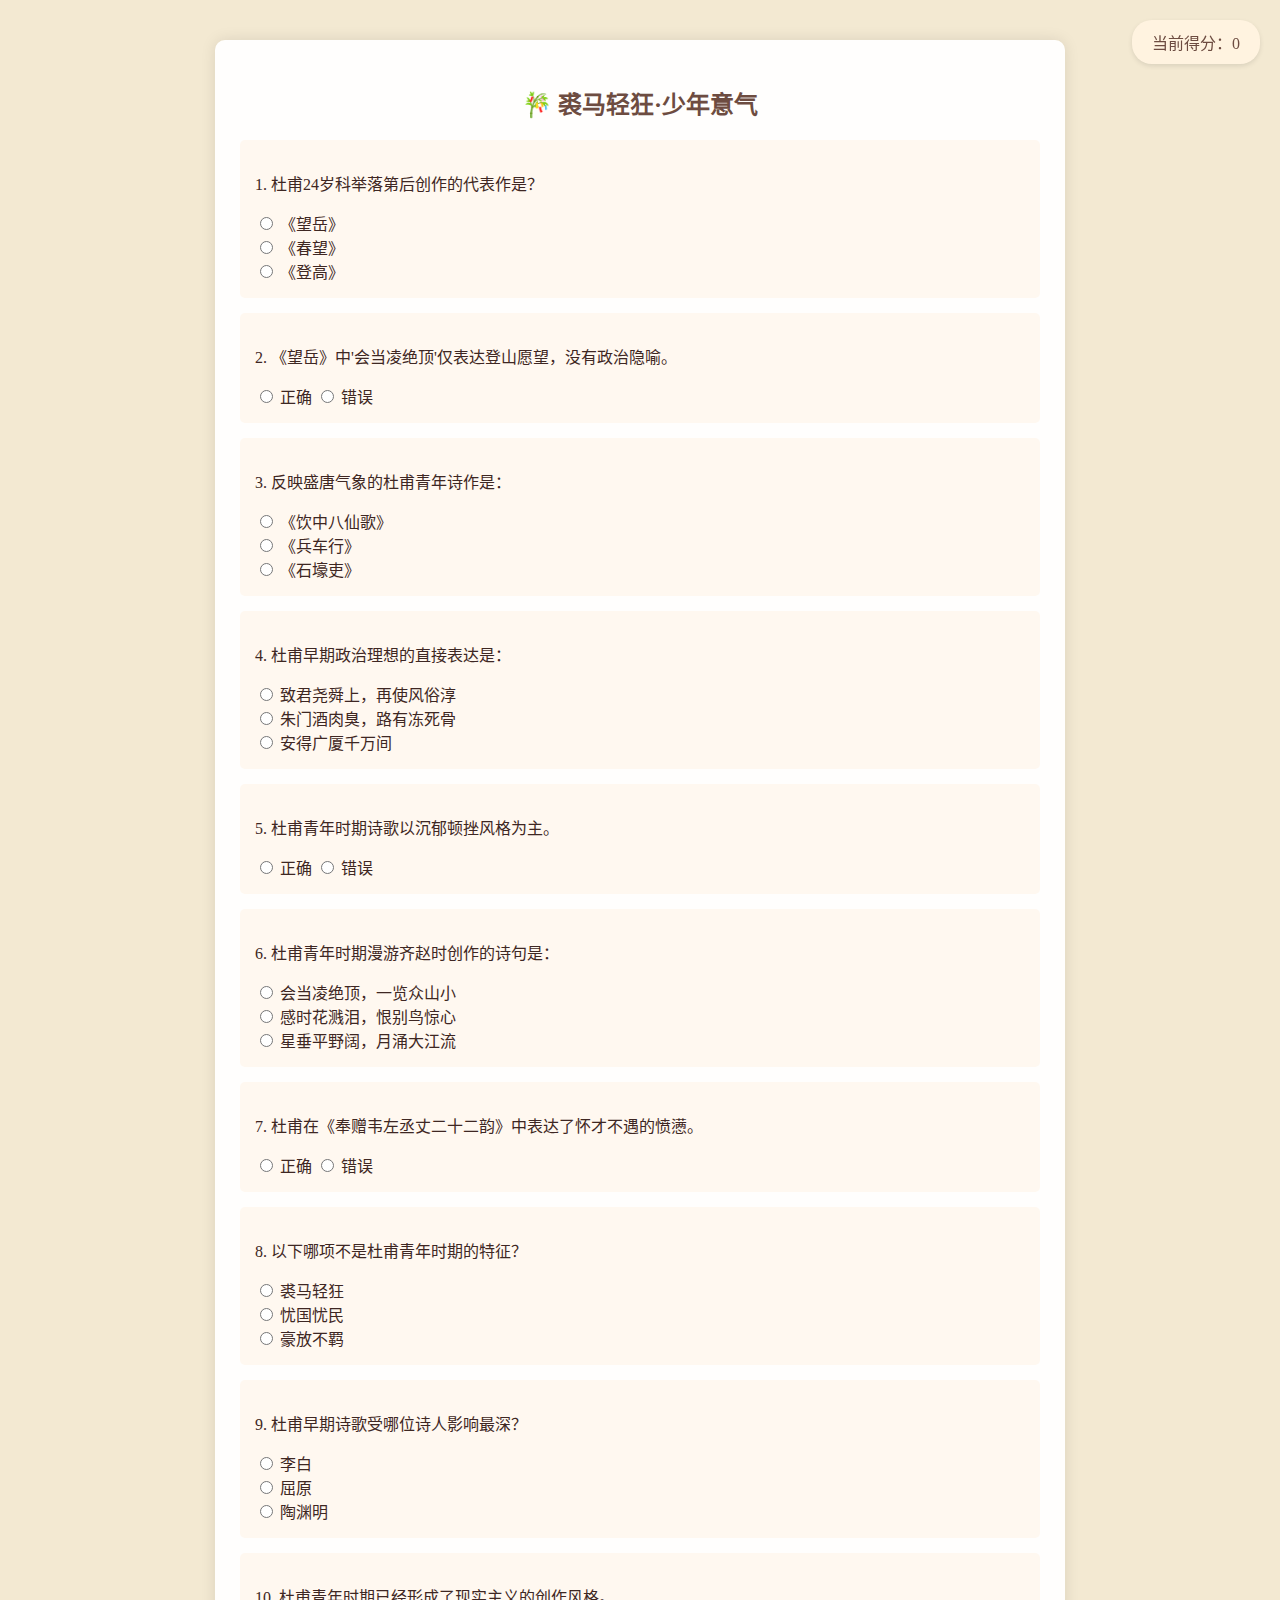
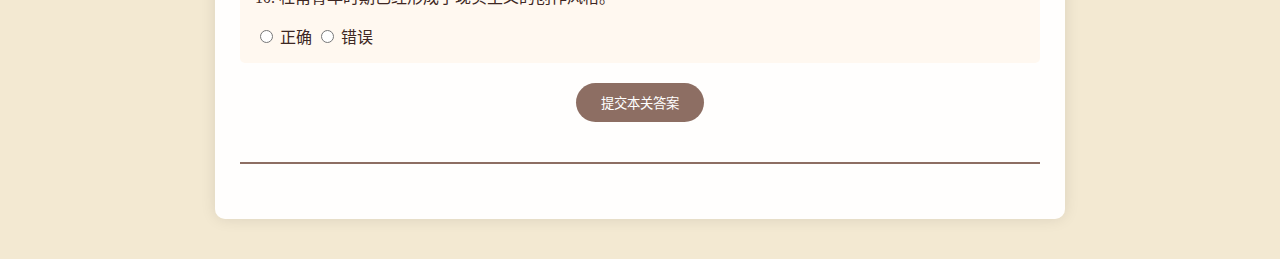
<file: 课后练习/微课课后练习 .html>
<!DOCTYPE html>
<html lang="zh-CN">
<head>
    <meta charset="UTF-8">
    <title>杜甫人生三境·文史闯关</title>
    <style>
        body {
            font-family: "楷体", cursive;
            background: #f3e9d2;
            color: #3e2723;
            min-height: 100vh;
            margin: 0;
            padding: 20px;
            background-image: url('https://img.zcool.cn/community/01a5ea5b8788c2a80121ad4738a5f0.jpg@1280w_1l_2o_100sh.jpg');
            background-size: cover;
            background-attachment: fixed;
            background-position: center;
        }
        .container {
            max-width: 800px;
            margin: 20px auto;
            padding: 25px;
            background: rgba(255,255,255,0.95);
            border-radius: 10px;
            box-shadow: 0 0 15px rgba(0,0,0,0.1);
        }
        .stage {
            margin-bottom: 30px;
            border-bottom: 2px solid #8d6e63;
            padding-bottom: 20px;
        }
        .question {
            margin: 15px 0;
            padding: 15px;
            background: #fff8f0;
            border-radius: 5px;
            transition: all 0.3s;
        }
        .correct {
            background: #e8f5e9;
        }
        .incorrect {
            background: #ffebee;
            animation: pulse 0.5s;
        }
        @keyframes pulse {
            0% { transform: scale(1); }
            50% { transform: scale(1.02); }
            100% { transform: scale(1); }
        }
        button {
            background: #8d6e63;
            color: white;
            padding: 10px 25px;
            border: none;
            border-radius: 25px;
            cursor: pointer;
            display: block;
            margin: 20px auto;
            transition: all 0.3s;
        }
        button:hover {
            background: #6d4c41;
            transform: scale(1.05);
        }
        #score {
            position: fixed;
            top: 20px;
            right: 20px;
            background: #fff3e0;
            padding: 10px 20px;
            border-radius: 20px;
            box-shadow: 0 2px 5px rgba(0,0,0,0.1);
            color: #6d4c41;
        }
        .highlight {
            position: relative;
            z-index: 10;
        }
        .highlight::after {
            content: "";
            position: absolute;
            top: -5px;
            left: -5px;
            right: -5px;
            bottom: -5px;
            border: 2px solid #ff5722;
            border-radius: 7px;
            animation: borderPulse 2s infinite;
        }
        @keyframes borderPulse {
            0% { opacity: 1; }
            50% { opacity: 0.5; }
            100% { opacity: 1; }
        }
        .retry-btn {
            background: #ff9800;
            margin-top: 10px;
        }
        .next-stage-btn {
            background: #4caf50;
            margin-top: 10px;
        }
        .complete-btn {
            background: #9c27b0;
            margin-top: 10px;
        }
        .answer-feedback {
            color: #2e7d32;
            font-weight: bold;
            margin-top: 5px;
        }
        .correct-answer {
            color: #d32f2f;
            font-weight: bold;
        }
        .review-panel {
            background: #e3f2fd;
            padding: 15px;
            border-radius: 5px;
            margin-top: 20px;
            text-align: center;
        }
        .review-container {
            display: none;
            margin-top: 20px;
        }
        .stage-selector {
            display: flex;
            justify-content: center;
            margin-bottom: 20px;
        }
        .stage-btn {
            margin: 0 10px;
            padding: 8px 15px;
            background: #8d6e63;
            color: white;
            border: none;
            border-radius: 5px;
            cursor: pointer;
        }
        .stage-btn.active {
            background: #6d4c41;
        }
    </style>
</head>
<body>
    <div id="score">当前得分：0</div>
    <div class="container" id="gameContainer"></div>
    <div class="container review-container" id="reviewContainer"></div>

<script>
// 基于微课稿的三阶段题库（每阶段10题）
const stages = [
    { // 青年壮志（10题）
        title: "🎋 裘马轻狂·少年意气",
        questions: [
            {
                type: "choice",
                question: "杜甫24岁科举落第后创作的代表作是？",
                options: ["《望岳》","《春望》","《登高》"],
                answer: 0,
                explanation: "《望岳》是杜甫青年时期的代表作，展现了豪迈气概"
            },
            {
                type: "judge",
                question: "《望岳》中'会当凌绝顶'仅表达登山愿望，没有政治隐喻。",
                answer: false,
                explanation: "此句暗含诗人攀登事业高峰的政治抱负"
            },
            {
                type: "choice",
                question: "反映盛唐气象的杜甫青年诗作是：",
                options: ["《饮中八仙歌》","《兵车行》","《石壕吏》"],
                answer: 0,
                explanation: "《饮中八仙歌》描绘了盛唐文人的豪放生活"
            },
            {
                type: "choice",
                question: "杜甫早期政治理想的直接表达是：",
                options: ["致君尧舜上，再使风俗淳","朱门酒肉臭，路有冻死骨","安得广厦千万间"],
                answer: 0,
                explanation: "这两句诗直接表达了杜甫的政治理想"
            },
            {
                type: "judge",
                question: "杜甫青年时期诗歌以沉郁顿挫风格为主。",
                answer: false,
                explanation: "沉郁顿挫是杜甫中晚年形成的风格"
            },
            {
                type: "choice",
                question: "杜甫青年时期漫游齐赵时创作的诗句是：",
                options: ["会当凌绝顶，一览众山小","感时花溅泪，恨别鸟惊心","星垂平野阔，月涌大江流"],
                answer: 0,
                explanation: "这是《望岳》中的名句，作于漫游时期"
            },
            {
                type: "judge",
                question: "杜甫在《奉赠韦左丞丈二十二韵》中表达了怀才不遇的愤懑。",
                answer: true,
                explanation: "诗中'纨绔不饿死，儒冠多误身'等句可见"
            },
            {
                type: "choice",
                question: "以下哪项不是杜甫青年时期的特征？",
                options: ["裘马轻狂","忧国忧民","豪放不羁"],
                answer: 1,
                explanation: "忧国忧民是杜甫中晚年诗歌的主要特征"
            },
            {
                type: "choice",
                question: "杜甫早期诗歌受哪位诗人影响最深？",
                options: ["李白","屈原","陶渊明"],
                answer: 0,
                explanation: "杜甫与李白交游密切，早期诗风受其影响"
            },
            {
                type: "judge",
                question: "杜甫青年时期已经形成了现实主义的创作风格。",
                answer: false,
                explanation: "现实主义风格是在安史之乱后成熟的"
            }
        ]
    },
    { // 中年疾呼（10题）
        title: "⚔️ 朱门剑鸣·乱世悲歌",
        questions: [
            {
                type: "choice",
                question: "《丽人行》中对比描写的两个社会群体是：",
                options: ["将士与百姓","权贵与饥民","僧侣与平民"],
                answer: 1,
                explanation: "通过杨氏兄妹的奢华揭露社会不公"
            },
            {
                type: "judge",
                question: "《自京赴奉先县咏怀五百字》包含'朱门酒肉臭'名句。",
                answer: true,
                explanation: "这是杜甫现实主义诗歌的代表作之一"
            },
            {
                type: "choice",
                question: "杜甫创作'三吏三别'的历史背景是：",
                options: ["开元盛世","安史之乱","藩镇割据"],
                answer: 1,
                explanation: "这组诗深刻反映了安史之乱给人民带来的苦难"
            },
            {
                type: "choice",
                question: "《春望》中'感时花溅泪'的'时'指：",
                options: ["季节变换","国家危难","个人衰老"],
                answer: 1,
                explanation: "诗人因国家残破而感伤落泪"
            },
            {
                type: "judge",
                question: "杜甫在长安十年始终关注个人仕途得失。",
                answer: false,
                explanation: "此期创作已开始关注社会现实"
            },
            {
                type: "choice",
                question: "《兵车行》反映的社会问题是：",
                options: ["宦官专权","连年征战","土地兼并"],
                answer: 1,
                explanation: "揭露唐玄宗长期开边战争给人民带来的痛苦"
            },
            {
                type: "judge",
                question: "杜甫在安史之乱中被叛军俘虏后逃脱。",
                answer: true,
                explanation: "杜甫曾被叛军俘至长安，后冒险逃出"
            },
            {
                type: "choice",
                question: "以下哪首诗不属于杜甫中年时期的作品？",
                options: ["《月夜》","《羌村三首》","《登岳阳楼》"],
                answer: 2,
                explanation: "《登岳阳楼》是杜甫晚年漂泊湖南时的作品"
            },
            {
                type: "choice",
                question: "杜甫中年时期诗歌创作的主要特点是：",
                options: ["浪漫主义色彩浓厚","现实主义风格成熟","形式主义倾向明显"],
                answer: 1,
                explanation: "安史之乱促使杜甫现实主义创作达到高峰"
            },
            {
                type: "judge",
                question: "杜甫中年时期的诗歌主要描写个人生活琐事。",
                answer: false,
                explanation: "此期诗歌多反映社会现实和人民疾苦"
            }
        ]
    },
    { // 暮年长歌（10题）
        title: "🌾 草堂秋风·仁者之光",
        questions: [
            {
                type: "choice",
                question: "《茅屋为秋风所破歌》的核心思想是：",
                options: ["个人困苦","自然赞美","济世情怀"],
                answer: 2,
                explanation: "'安得广厦千万间'体现博大胸怀"
            },
            {
                type: "judge",
                question: "《秋兴八首》标志着杜甫七律艺术的成熟。",
                answer: true,
                explanation: "这组七律是杜甫晚年律诗的代表作"
            },
            {
                type: "choice",
                question: "杜甫被称为'诗史'主要是因为：",
                options: ["记录典章制度","反映社会实况","描写宫廷生活"],
                answer: 1,
                explanation: "他的诗真实记录了唐代由盛转衰的历史"
            },
            {
                type: "choice",
                question: "杜甫晚年思想境界的集中体现是：",
                options: ["会当凌绝顶","大庇天下寒士","国破山河在"],
                answer: 1,
                explanation: "体现了推己及人、忧国忧民的情怀"
            },
            {
                type: "judge",
                question: "《江南逢李龟年》是杜甫晚年绝句代表作。",
                answer: true,
                explanation: "这首七绝含蓄深沉，寓慨叹于叙事之中"
            },
            {
                type: "choice",
                question: "杜甫晚年漂泊西南时期的创作特点是：",
                options: ["雄浑豪放","沉郁顿挫","清新自然"],
                answer: 1,
                explanation: "诗风更加沉郁顿挫、苍劲悲凉"
            },
            {
                type: "judge",
                question: "《登高》被誉为'古今七律第一'。",
                answer: true,
                explanation: "此诗格律精严，意境深远，堪称七律典范"
            },
            {
                type: "choice",
                question: "杜甫晚年的哪首诗表达了对诸葛亮的敬仰？",
                options: ["《蜀相》","《客至》","《绝句》"],
                answer: 0,
                explanation: "'出师未捷身先死'表达了对诸葛亮的惋惜"
            },
            {
                type: "choice",
                question: "以下哪项最能体现杜甫晚年诗歌的艺术成就？",
                options: ["语言通俗","格律严谨","想象奇特"],
                answer: 1,
                explanation: "杜甫晚年在律诗格律上达到炉火纯青的境界"
            },
            {
                type: "judge",
                question: "杜甫在夔州时期创作数量减少，质量下降。",
                answer: false,
                explanation: "夔州时期是杜甫创作的又一个高峰"
            }
        ]
    }
];

let currentStage = 0;
let totalScore = 0;
let firstErrorId = null;
let hasErrors = false;
let userAnswers = []; // 记录用户答案
let allCorrect = false; // 标记是否全部答对
let stageScores = [0, 0, 0]; // 记录每个阶段的得分
let gameCompleted = false; // 标记游戏是否完成

function renderStage(stageIndex) {
    const stage = stages[stageIndex];
    let html = `
        <div class="stage">
            <h2 style="color:#6d4c41; text-align:center">${stage.title}</h2>
    `;
    
    stage.questions.forEach((q, index) => {
        // 检查是否已有用户答案
        const userAnswer = userAnswers[stageIndex] ? userAnswers[stageIndex][index] : null;
        const isCorrect = userAnswer !== null && userAnswer === q.answer;
        
        html += `
            <div class="question ${isCorrect ? 'correct' : ''}" id="q${index}">
                <p>${index+1}. ${q.question}</p>
                ${q.type === "choice" ? 
                    q.options.map((opt, i) => `
                        <label>
                            <input type="radio" name="q${index}" value="${i}" 
                                ${userAnswer === i ? 'checked' : ''}
                                ${userAnswer !== null || gameCompleted ? 'disabled' : ''}>
                            ${opt}
                        </label><br>
                    `).join('') : 
                    `
                    <label><input type="radio" name="q${index}" value="true" 
                        ${userAnswer === true ? 'checked' : ''}
                        ${userAnswer !== null || gameCompleted ? 'disabled' : ''}> 正确</label>
                    <label><input type="radio" name="q${index}" value="false" 
                        ${userAnswer === false ? 'checked' : ''}
                        ${userAnswer !== null || gameCompleted ? 'disabled' : ''}> 错误</label>
                    `
                }
                ${userAnswer !== null || gameCompleted ? 
                    `<div class="answer-feedback">${isCorrect ? '✓ 回答正确' : '✗ 回答错误'}: <span class="${isCorrect ? '' : 'correct-answer'}">${
                        q.type === "choice" ? q.options[q.answer] : q.answer ? "正确" : "错误"
                    }</span><br>${q.explanation}</div>` : ''}
            </div>
        `;
    });

    if (gameCompleted) {
        html += `
            <button onclick="showReview()">查看全部题目</button>
            <button class="complete-btn" onclick="completeChallenge()">完成挑战</button>
        `;
    } else if (hasErrors) {
        html += `
            <button class="retry-btn" onclick="resetStage(${stageIndex})">重新作答错误题目</button>
            ${stageIndex < 2 ? 
                `<button onclick="nextStage(${stageIndex})">进入下一关</button>` : 
                `<button class="complete-btn" onclick="completeAllStages()">完成全部题目</button>`}
        `;
    } else if (allCorrect) {
        html += `
            <div class="review-panel">
                <p>🎉 恭喜您全部答对！请查看题目解析后继续</p>
                ${stageIndex < 2 ? 
                    `<button class="next-stage-btn" onclick="nextStage(${stageIndex})">进入下一关</button>` : 
                    `<button class="complete-btn" onclick="completeAllStages()">完成全部题目</button>`}
            </div>
        `;
    } else {
        html += `<button onclick="checkAnswers(${stageIndex})">提交本关答案</button>`;
    }
    
    document.getElementById("gameContainer").innerHTML = html;
}

function resetStage(stageIndex) {
    // 只重置错误题目的答案
    const stage = stages[stageIndex];
    stage.questions.forEach((q, index) => {
        if (userAnswers[stageIndex] && userAnswers[stageIndex][index] !== q.answer) {
            userAnswers[stageIndex][index] = null;
        }
    });
    hasErrors = false;
    allCorrect = false;
    renderStage(stageIndex);
}

function completeAllStages() {
    gameCompleted = true;
    renderStage(currentStage);
}

function completeChallenge() {
    const finalComment = totalScore >= 135 ? "学富五车！" : 
                       totalScore >= 120 ? "博学多才！" :
                       totalScore >= 90 ? "略有小成！" : "再接再厉！";
    
    // 创建思考题HTML
    const reflectionHtml = `
        <div class="container" style="margin-top: 20px;">
            <h2 style="color:#6d4c41; text-align:center">🌟 课后思考与延伸</h2>
            
            <div class="question" style="background:#e1f5fe;">
                <h3>思考题一：古今对话</h3>
                <p>鲁迅说："杜甫似乎不是古人，就好像今天还活在我们堆里似的。"请结合微课中提到的现代非遗传承事例（如巩义剪纸、杜甫文化器型复刻等），思考：</p>
                <ol>
                    <li>当代社会有哪些与杜甫"安得广厦千万间"精神一脉相承的现象？</li>
                    <li>如果你要设计一个现代艺术项目传承杜甫精神，会采用什么形式？为什么？</li>
                </ol>
                <p><strong>建议：</strong></p>
                <ul>
                    <li>可采访身边长辈或查阅新闻，列举1-2个具体案例</li>
                    <li>参考当代艺术形式如数字媒体艺术、沉浸式戏剧等创新表达方式</li>
                </ul>
            </div>
            
            <div class="question" style="background:#f1f8e9;">
                <h3>思考题二：诗圣的现代回响</h3>
                <p>BBC推出的纪录片《杜甫：中国最伟大的诗人》向西方介绍了杜甫诗歌，引发热议。杜甫诗作展现了历史温情、博爱与力量，在2023年疫情期间尤其凸显人类命运共同体理念。请结合本纪录片及相关讨论，围绕"杜甫精神的现实意义及其对当代青年的影响"这一主题，写一篇短文（字数不限），体现你的思考与见解。</p>
                <p><strong>建议：</strong></p>
                <ul>
                    <li>观看BBC纪录片《杜甫：中国最伟大的诗人》及相关评论</li>
                    <li>结合疫情中的感人事迹，思考杜甫"仁爱"精神的现代表达</li>
                    <li>可从国际视角分析杜甫诗歌中的人类共同价值</li>
                    <li>思考作为当代青年如何传承杜甫的社会责任感</li>
                </ul>
                <p style="font-style:italic; color:#666;">注：本题为开放性思考题，不设标准答案，请尽情表达你的见解。</p>
            </div>
            
            <div style="text-align:center; margin-top:30px;">
                <p>🎉 闯关完成！最终得分：${totalScore}/150</p>
                <p style="font-size:1.2em; color:#d81b60;">${finalComment}</p>
                <p>杜甫精神永存！期待你在课后思考题中的精彩表现。</p>
                <button onclick="location.reload()" style="background:#26a69a;">重新开始挑战</button>
            </div>
        </div>
    `;
    
    // 替换游戏容器内容
    document.getElementById("gameContainer").innerHTML = reflectionHtml;
    document.getElementById("reviewContainer").style.display = "none";
    document.getElementById("score").style.display = "none";
}

function nextStage(stageIndex) {
    if (stageIndex < 2) {
        currentStage++;
        hasErrors = false;
        allCorrect = false;
        renderStage(currentStage);
    }
}

function checkAnswers(stageIndex) {
    if (!userAnswers[stageIndex]) {
        userAnswers[stageIndex] = [];
    }

    let correctCount = 0;
    const stage = stages[stageIndex];
    firstErrorId = null;
    hasErrors = false;
    allCorrect = false;
    
    stage.questions.forEach((q, index) => {
        const questionDiv = document.getElementById(`q${index}`);
        let userAnswer;
        
        if(q.type === "choice") {
            const selected = document.querySelector(`input[name="q${index}"]:checked`);
            userAnswer = selected ? parseInt(selected.value) : null;
        } else {
            const selected = document.querySelector(`input[name="q${index}"]:checked`);
            userAnswer = selected ? (selected.value === "true") : null;
        }

        // 保存用户答案
        userAnswers[stageIndex][index] = userAnswer;

        if(userAnswer === q.answer) {
            correctCount++;
        } else {
            hasErrors = true;
            // 记录第一条错误的题目ID
            if (firstErrorId === null) {
                firstErrorId = `q${index}`;
            }
        }
    });

    // 更新当前阶段得分
    stageScores[stageIndex] = correctCount * 5;
    
    // 重新计算总分
    totalScore = stageScores.reduce((sum, score) => sum + score, 0);
    
    document.getElementById("score").textContent = `当前得分：${totalScore}`;
    
    // 检查是否全部答对
    allCorrect = !hasErrors;
    
    // 重新渲染以显示反馈
    renderStage(stageIndex);
    
    // 如果有错误，滚动到第一条错误题目
    if (firstErrorId !== null) {
        setTimeout(() => {
            const errorElement = document.getElementById(firstErrorId);
            errorElement.scrollIntoView({ behavior: 'smooth', block: 'center' });
            errorElement.classList.add("highlight");
            
            alert(`本关得分：${stageScores[stageIndex]}/50\n请查看标记的错误题目！`);
        }, 100);
    } else {
        alert(`🎉 恭喜您全部答对！得分为${stageScores[stageIndex]}/50\n请查看题目解析后继续`);
    }
}

function showReview() {
    document.getElementById("gameContainer").style.display = "none";
    document.getElementById("reviewContainer").style.display = "block";
    
    let html = `
        <h2 style="color:#6d4c41; text-align:center">📚 全部题目回顾</h2>
        <div class="stage-selector">
            ${stages.map((stage, index) => `
                <button class="stage-btn ${index === 0 ? 'active' : ''}" onclick="showReviewStage(${index})">
                    ${stage.title}
                </button>
            `).join('')}
        </div>
        <div id="reviewStageContent"></div>
        <button onclick="backToGame()">返回答题界面</button>
    `;
    
    document.getElementById("reviewContainer").innerHTML = html;
    showReviewStage(0);
}

function showReviewStage(stageIndex) {
    const stage = stages[stageIndex];
    let html = `
        <h3 style="text-align:center; color:#5d4037">${stage.title}</h3>
    `;
    
    stage.questions.forEach((q, index) => {
        const userAnswer = userAnswers[stageIndex] ? userAnswers[stageIndex][index] : null;
        const isCorrect = userAnswer !== null && userAnswer === q.answer;
        
        html += `
            <div class="question ${isCorrect ? 'correct' : 'incorrect'}">
                <p>${index+1}. ${q.question}</p>
                <p>你的答案: <strong>${userAnswer !== null ? 
                    (q.type === "choice" ? q.options[userAnswer] : userAnswer ? "正确" : "错误") : 
                    "未作答"}</strong></p>
                <p>正确答案: <strong class="correct-answer">${
                    q.type === "choice" ? q.options[q.answer] : q.answer ? "正确" : "错误"
                }</strong></p>
                <div class="answer-feedback">解析: ${q.explanation}</div>
            </div>
        `;
    });
    
    document.getElementById("reviewStageContent").innerHTML = html;
    
    // 更新活动标签样式
    document.querySelectorAll('.stage-btn').forEach(btn => {
        btn.classList.remove('active');
    });
    document.querySelectorAll('.stage-btn')[stageIndex].classList.add('active');
}

function backToGame() {
    document.getElementById("gameContainer").style.display = "block";
    document.getElementById("reviewContainer").style.display = "none";
    renderStage(currentStage);
}

// 初始化游戏
renderStage(0);
</script>
</body>
</html>
</file>
